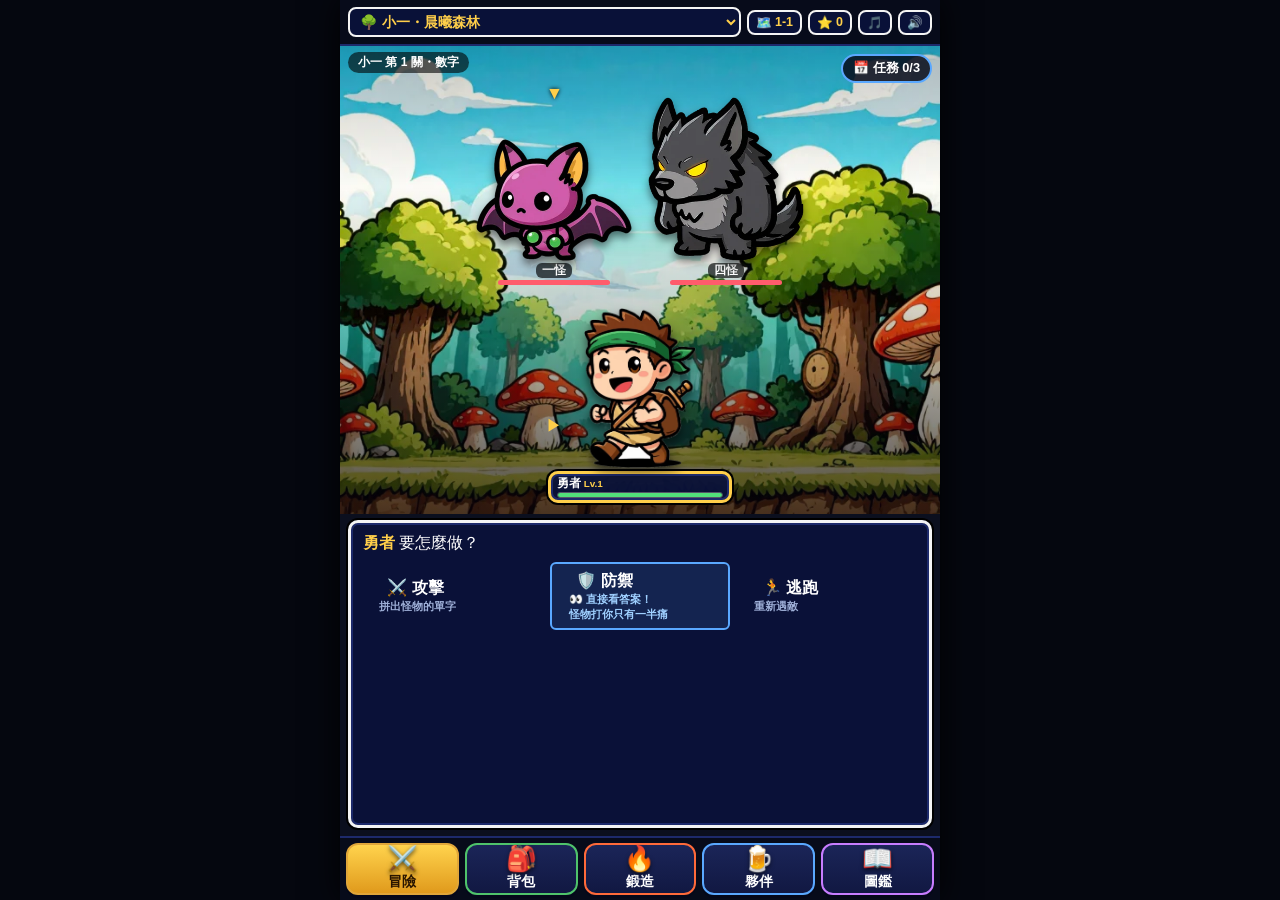
<file: index.html>
<!DOCTYPE html>
<html lang="zh-TW">
<head>
  <meta charset="UTF-8">
  <meta name="viewport" content="width=device-width, initial-scale=1.0, maximum-scale=1.0, user-scalable=no">
  <title>單字勇者：記憶宮殿鍛造記</title>
  <link rel="stylesheet" href="css/hero.css?v=20261120b">
</head>
<body>
<div id="game">
  <header>
    <select class="grade" id="grade" title="選擇年級"></select>
    <span class="chip" id="chip-stage" title="關卡清單">🗺️ <b id="stage-num">1-1</b></span>
    <span class="chip" id="chip-points" title="解鎖點數">⭐ <b id="points">0</b></span>
    <span class="chip" id="chip-music" title="背景音樂開關">🎵</span>
    <span class="chip" id="chip-sound" title="音效與朗讀開關">🔊</span>
  </header>

  <!-- 冒險 -->
  <section class="scene" id="scene-battle">
    <div class="field" id="field">
      <div class="field-bg" id="field-bg"></div>
      <div class="stage-tag" id="stage-tag"></div>
      <div class="monsters" id="monsters"></div>
      <div class="partyrow" id="partyrow"></div>
      <div class="fx" id="fx"></div>
      <button class="daily-chip" id="daily-chip" title="每日任務">📅 任務</button>
      <div class="combo" id="combo" hidden></div>
    </div>
    <div class="console win" id="console"></div>
  </section>

  <!-- 鍛造屋 -->
  <section class="scene" id="scene-forge" hidden><div class="page" id="forge-page"></div></section>

  <!-- 酒館（角色） -->
  <section class="scene" id="scene-bar" hidden><div class="page" id="bar-page"></div></section>

  <!-- 單字圖鑑 -->
  <section class="scene" id="scene-dex" hidden><div class="page" id="dex-page"></div></section>

  <div class="modal" id="modal"><div class="win" id="modal-box"></div></div>

  <nav>
    <button id="nav-battle" class="active"><span class="ni">⚔️</span><span class="nl">冒險</span></button>
    <button id="nav-bag"><span class="ni">🎒</span><span class="nl">背包</span><b class="badge" id="bag-count" hidden>0</b></button>
    <button id="nav-forge"><span class="ni">🔥</span><span class="nl">鍛造</span><b class="badge dot">!</b></button>
    <button id="nav-bar"><span class="ni">🍺</span><span class="nl">夥伴</span></button>
    <button id="nav-dex"><span class="ni">📖</span><span class="nl">圖鑑</span><b class="badge" id="dex-count" hidden>0</b></button>
  </nav>
</div>

<script src="js/hero/data.js?v=20261120b"></script>
<script src="js/rpg/juice.js?v=20261120b"></script>
<script src="js/hero/game.js?v=20261120b"></script>
<script src="https://kuog88.github.io/home-button.js" defer></script>
</body>
</html>
</file>
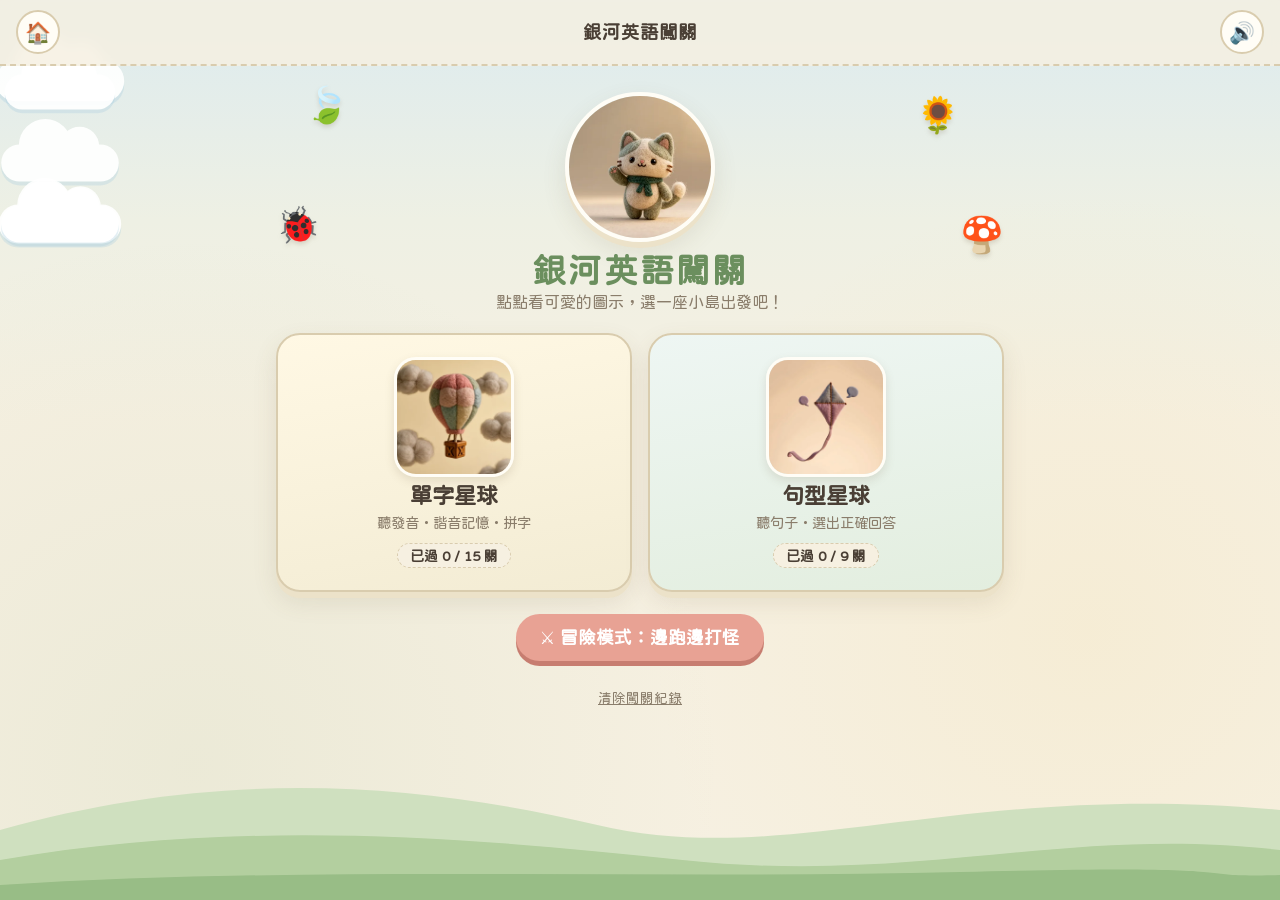
<file: classic.html>
<!doctype html>
<html lang="zh-Hant">
<head>
  <meta charset="utf-8">
  <meta name="viewport" content="width=device-width, initial-scale=1, user-scalable=no">
  <title>銀河英語闖關</title>
  <link rel="preconnect" href="https://fonts.googleapis.com">
  <link rel="preconnect" href="https://fonts.gstatic.com" crossorigin>
  <link rel="stylesheet" href="https://fonts.googleapis.com/css2?family=Huninn&display=swap">
  <link rel="stylesheet" href="css/style.css">
</head>
<body>
  <div id="scenery" aria-hidden="true">
    <svg class="hills" viewBox="0 0 1200 160" preserveAspectRatio="none">
      <path d="M0 90 C 200 30, 380 40, 560 85 S 900 40, 1200 70 L1200 160 L0 160Z" fill="#cfe0bf"/>
      <path d="M0 120 C 220 80, 420 95, 640 120 S 1000 85, 1200 110 L1200 160 L0 160Z" fill="#b3cf9f"/>
      <path d="M0 145 C 300 125, 600 140, 900 132 S 1100 138, 1200 135 L1200 160 L0 160Z" fill="#98bd86"/>
    </svg>
  </div>

  <header class="topbar">
    <button id="btn-home" class="icon-btn" title="回首頁">🏠</button>
    <div id="top-title">銀河英語闖關</div>
    <div class="top-right">
      <span id="timer" class="timer hidden">0:00</span>
      <button id="btn-sound" class="icon-btn" title="聲音開關">🔊</button>
    </div>
  </header>

  <main id="app"></main>
  <div id="toast" class="toast hidden"></div>

  <script src="js/data.js"></script>
  <script src="js/core.js"></script>
  <script src="js/game.js"></script>
<script src="https://kuog88.github.io/home-button.js" defer></script>
</body>
</html>
</file>
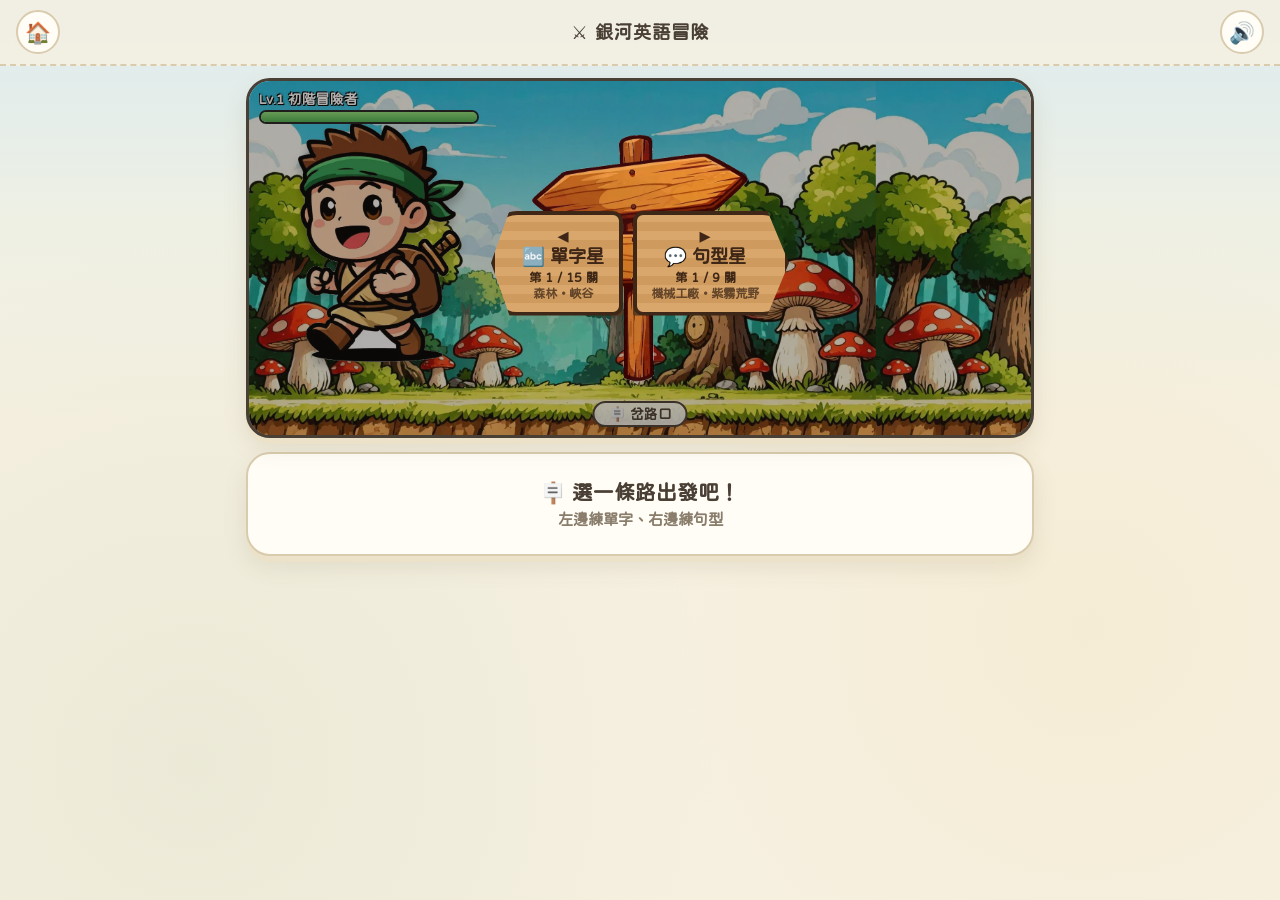
<file: rpg.html>
<!doctype html>
<html lang="zh-Hant">
<head>
  <meta charset="utf-8">
  <meta name="viewport" content="width=device-width, initial-scale=1, user-scalable=no">
  <title>銀河英語冒險</title>
  <link rel="preconnect" href="https://fonts.googleapis.com">
  <link rel="preconnect" href="https://fonts.gstatic.com" crossorigin>
  <link rel="stylesheet" href="https://fonts.googleapis.com/css2?family=Huninn&display=swap">
  <link rel="stylesheet" href="css/style.css">
  <link rel="stylesheet" href="css/rpg.css">
</head>
<body class="rpg-page">
  <header class="topbar">
    <button id="btn-home" class="icon-btn" title="回一般闖關">🏠</button>
    <div id="top-title">⚔️ 銀河英語冒險</div>
    <div class="top-right">
      <button id="btn-sound" class="icon-btn" title="聲音開關">🔊</button>
    </div>
  </header>

  <main class="rpg">
    <!-- 上半部：冒險舞台 -->
    <section id="stage" class="stage" aria-label="冒險舞台">
      <div id="bg" class="bg"></div>
      <div class="hud">
        <div class="hud-side">
          <span id="hero-name" class="hud-name"></span>
          <div id="hero-hp" class="hp hero-hp"><i></i></div>
        </div>
        <div id="hud-mon" class="hud-side right hidden">
          <span id="mon-name" class="hud-name"></span>
          <div id="mon-hp" class="hp mon-hp"><i></i></div>
        </div>
      </div>
      <div id="stage-label" class="stage-label"></div>
      <div id="hero" class="actor hero" data-pose="idle"></div>
      <div id="monster" class="actor monster hidden"></div>
      <div id="fx" class="fx"></div>
      <div id="overlay" class="overlay hidden"></div>
    </section>

    <!-- 下半部：操作面板（拼字格子／句型選擇） -->
    <section id="panel" class="rpg-panel" aria-live="polite"></section>
  </main>
  <div id="toast" class="toast hidden"></div>

  <script src="js/data.js"></script>
  <script src="js/core.js"></script>
  <script src="js/rpg/manifest.js"></script>
  <script src="js/rpg/fsm.js"></script>
  <script src="js/rpg/assets.js"></script>
  <script src="js/rpg/juice.js"></script>
  <script src="js/rpg/main.js"></script>
</body>
</html>
</file>
<file: css/hero.css>
/* 單字勇者：勇者鬥惡龍風格（深藍底、白框視窗、▶ 游標） */
:root {
  --win: rgba(10, 18, 58, 0.94);
  --win-line: #f4f4f4;
  --gold: #ffcf4a;
  --green: #52e07a;
  --red: #ff5c6c;
  --text: #ffffff;
  --dim: #9fb0d8;
}
* { box-sizing: border-box; margin: 0; padding: 0; user-select: none; -webkit-tap-highlight-color: transparent; }
body {
  background: #05070f; color: var(--text);
  font-family: "Microsoft JhengHei", "PingFang TC", "Noto Sans TC", -apple-system, "Segoe UI", sans-serif;
  display: flex; justify-content: center; align-items: center;
  min-height: 100vh; min-height: 100dvh; overflow: hidden;
}
button { font: inherit; color: inherit; }
#game {
  width: 100%; max-width: 600px; height: 100vh; height: 100dvh; max-height: 960px;
  display: flex; flex-direction: column; position: relative; overflow: hidden;
  background: #0b0f1e; box-shadow: 0 0 30px rgba(0,0,0,.9);
}
.win { background: var(--win); border: 3px solid var(--win-line); border-radius: 10px; box-shadow: 0 0 0 2px #000, inset 0 0 0 2px #1d2a6b; }

/* 頂部 */
header { display: flex; align-items: center; gap: 6px; padding: 7px 8px; flex: none; background: #070b1a; border-bottom: 2px solid #1d2a6b; }
select.grade {
  flex: 1; min-width: 0; background: var(--win); color: var(--gold); border: 2px solid var(--win-line);
  border-radius: 8px; padding: 4px 6px; font-weight: 800; font-size: .88rem; outline: none;
}
.chip { background: var(--win); border: 2px solid var(--win-line); border-radius: 8px; padding: 3px 7px; font-size: .78rem; font-weight: 800; white-space: nowrap; cursor: pointer; display: inline-flex; align-items: center; gap: 3px; }
.chip b { color: var(--gold); }
.chip img { width: 16px; height: 16px; object-fit: contain; }

.scene { flex: 1; min-height: 0; display: flex; flex-direction: column; }
.scene[hidden] { display: none; }

/* ---------- 戰場：上面怪物、下面隊伍大圖 ---------- */
.field { position: relative; flex: none; height: clamp(300px, 52vh, 500px); overflow: hidden; isolation: isolate; background: #24324a; }
.field-bg { position: absolute; inset: 0; background-size: cover; background-position: center; z-index: 0; }
.field-bg::after { content: ""; position: absolute; inset: 0; background: linear-gradient(rgba(0,0,0,.2), transparent 30%, rgba(0,0,0,.15) 55%, rgba(0,0,10,.7)); }
.stage-tag { position: absolute; top: 6px; left: 8px; z-index: 5; font-size: .75rem; font-weight: 800; background: rgba(0,0,0,.6); border-radius: 99px; padding: 2px 10px; }
.stage-tag.boss { color: var(--gold); }

.monsters { position: absolute; left: 0; right: 0; top: 7%; height: 44%; z-index: 2; display: flex; justify-content: center; align-items: flex-end; gap: 2%; padding: 0 4%; }
.mon { position: relative; height: 100%; flex: 0 1 30%; max-width: 160px; display: flex; flex-direction: column; justify-content: flex-end; align-items: center; cursor: pointer; }
.mon.boss { flex-basis: 44%; max-width: 230px; }
.mon img { width: 100%; max-height: 82%; object-fit: contain; transform-origin: 50% 90%; filter: drop-shadow(0 5px 4px rgba(0,0,0,.5)); animation: breathe 1.7s infinite ease-in-out; }
.mon.boss img { filter: drop-shadow(0 0 16px rgba(255, 60, 60, .85)) drop-shadow(0 0 4px rgba(255,255,255,.4)); }
.mon.chest img { animation: chestIdle 1s infinite alternate ease-in-out; max-height: 62%; filter: drop-shadow(0 0 10px rgba(255, 220, 120, .8)); }
.mon.opened img { animation: none; }
.mon .tag { font-size: .72rem; font-weight: 800; white-space: nowrap; background: rgba(0,0,0,.65); border-radius: 6px; padding: 0 6px; }
.mon .bar { width: 70%; height: 5px; background: #000; border-radius: 3px; overflow: hidden; margin-top: 2px; }
.mon .bar i { display: block; height: 100%; background: var(--red); transition: width .25s; }
.mon.target::before { content: "▼"; position: absolute; top: 2%; left: 50%; transform: translateX(-50%); z-index: 3; color: var(--gold); font-size: 1.1rem; text-shadow: 0 0 4px #000; animation: bob .5s infinite alternate; }
@keyframes bob { to { transform: translate(-50%, 5px); } }
@keyframes breathe { 50% { transform: scale(1.03, .97); } }
@keyframes chestIdle { to { transform: translateY(-6px) rotate(-2deg); } }

.partyrow { position: absolute; left: 0; right: 0; bottom: 1%; height: 47%; z-index: 3; display: flex; justify-content: center; align-items: flex-end; gap: 1%; padding: 0 2%; }
.pm { position: relative; flex: 0 1 32%; max-width: 190px; height: 100%; display: flex; flex-direction: column; justify-content: flex-end; align-items: center; transition: transform .2s; }
.pm .sprite { position: relative; width: 100%; height: 74%; display: flex; justify-content: center; align-items: flex-end; }
.pm .sprite img.body { height: 100%; max-width: 100%; object-fit: contain; transform: scaleX(-1); filter: drop-shadow(0 5px 4px rgba(0,0,0,.5)); }
.pm.hero-src .sprite img.body { transform: none; } /* 勇者原圖面向右 */
.pm .wpn { position: absolute; right: 2%; bottom: 4%; width: 34%; max-width: 56px; aspect-ratio: 1; object-fit: contain; filter: drop-shadow(0 0 6px rgba(255,255,255,.6)); transform: rotate(-20deg); }
.pm .plate { width: 100%; margin-top: 2px; padding: 2px 6px; font-size: .74rem; }
.pm .plate .nm { font-weight: 800; white-space: nowrap; overflow: hidden; text-overflow: ellipsis; }
.pm .plate .nm small { color: var(--gold); margin-left: 3px; }
.pm .hpbar { height: 6px; background: #000; border-radius: 3px; overflow: hidden; border: 1px solid #556; }
.pm .hpbar i { display: block; height: 100%; background: var(--green); transition: width .3s; }
.pm.low .hpbar i { background: var(--red); }
.pm.active { transform: translateY(-6px); }
.pm.active .plate { border-color: var(--gold); }
.pm.active::before { content: "▶"; position: absolute; left: -2px; bottom: 30%; color: var(--gold); animation: blink .8s steps(2) infinite; z-index: 4; }
.pm.down { opacity: .45; filter: grayscale(1); }
@keyframes blink { 50% { opacity: 0; } }

.fx { position: absolute; inset: 0; z-index: 6; pointer-events: none; overflow: hidden; }
.fx-spark { position: absolute; width: 12px; height: 12px; background: var(--c, #fff3a0); clip-path: polygon(50% 0, 62% 38%, 100% 50%, 62% 62%, 50% 100%, 38% 62%, 0 50%, 38% 38%); box-shadow: 0 0 8px #ffb300; }
.fx-hit { position: absolute; width: 110px; }
.fx-smoke { position: absolute; width: 40px; height: 40px; border-radius: 50%; background: rgba(240,240,240,.9); }
.fx-text { position: absolute; white-space: nowrap; font-weight: 900; font-family: "Arial Black", Impact, sans-serif; font-size: 1.6rem; color: #fff; -webkit-text-stroke: 2px #222; paint-order: stroke fill; }
.fx-text.crit { font-size: 2.1rem; color: var(--gold); }
.fx-text.heal { color: var(--green); }
.fx-text.loot { font-size: 1.15rem; color: #7fe3ff; }
.fx-text.ouch { color: #ffb0b0; font-size: 1.3rem; }
.slash { position: absolute; width: 200px; height: 200px; border-radius: 50%; border: 10px solid transparent; border-top-color: var(--c, #fff); filter: drop-shadow(0 0 10px var(--c, #fff)); }
.tint { position: absolute; inset: 0; background: var(--c, #fff); mix-blend-mode: screen; }
.ring { position: absolute; width: 40px; height: 40px; border-radius: 50%; border: 6px solid var(--c, #fff); box-shadow: 0 0 30px var(--c, #fff), inset 0 0 30px var(--c, #fff); }
.cutin { position: absolute; inset: 0; z-index: 30; pointer-events: none; display: grid; place-items: center; background: linear-gradient(100deg, transparent 20%, rgba(0,0,0,.75) 35%, rgba(0,0,0,.75) 65%, transparent 80%); }
.cutin img { width: 70%; max-width: 360px; filter: drop-shadow(0 0 24px var(--c, #fff)) drop-shadow(0 0 8px #fff); }
.cutin b { position: absolute; bottom: 22%; font-size: 1.5rem; color: var(--gold); text-shadow: 0 0 10px #000, 0 0 4px var(--c, #fff); letter-spacing: 2px; }

/* 作答時戰場縮小，讓三個選項完整顯示 */
.field { transition: height .25s ease; }
#game.asking .field { height: clamp(190px, 33vh, 330px); }
#game.asking .console { gap: 5px; padding-top: 6px; }
.opt.reveal { border-color: var(--gold); box-shadow: 0 0 12px rgba(255,207,74,.6); }
/* 走路過場 */
.pm.walking .sprite img.body { animation: walk .25s infinite alternate ease-in-out; }
.pm.hero-src.walking .sprite img.body { animation-name: walkHero; }
@keyframes walk { from { transform: scaleX(-1) translateY(0) rotate(-4deg); } to { transform: scaleX(-1) translateY(-8%) rotate(4deg); } }
@keyframes walkHero { from { transform: translateY(0) rotate(-4deg); } to { transform: translateY(-8%) rotate(4deg); } }

/* 指令／訊息視窗 */
.console { flex: 1; min-height: 0; margin: 6px 8px 8px; padding: 8px 12px; display: flex; flex-direction: column; gap: 7px; overflow-y: auto; }
.msg { font-size: .98rem; line-height: 1.5; min-height: 1.5em; }
.msg b { color: var(--gold); }
.cmds { display: grid; grid-template-columns: 1fr 1fr 1fr; gap: 4px 8px; }
.cmd { background: none; border: none; text-align: left; font-size: 1.02rem; font-weight: 800; padding: 6px 4px; cursor: pointer; border-radius: 6px; }
.cmd::before { content: "▶"; color: transparent; margin-right: 4px; }
.cmd:hover::before, .cmd:focus-visible::before { color: var(--gold); }
.cmd:hover { background: rgba(255,255,255,.06); }
.cmd small { display: block; font-size: .7rem; color: var(--dim); font-weight: 700; margin-left: 1.1em; }
.row { display: flex; align-items: center; justify-content: space-between; gap: 8px; }
.small-btn { background: rgba(255,255,255,.1); border: 1px solid #889; border-radius: 99px; padding: 3px 10px; cursor: pointer; font-size: .85rem; white-space: nowrap; }
.slots { display: flex; gap: 5px; justify-content: center; flex-wrap: wrap; }
.slot { width: 36px; height: 42px; border: 2px solid #8090c0; border-bottom-width: 4px; border-radius: 6px; display: grid; place-items: center; font-size: 1.3rem; font-weight: 900; background: rgba(0,0,0,.3); }
.slot.active { border-color: var(--gold); }
.slot.filled { color: var(--green); border-bottom-color: var(--green); }
.slots.bad { animation: shake .35s; }
.keys { display: flex; flex-wrap: wrap; gap: 6px; justify-content: center; }
.key { position: relative; min-width: 44px; height: 44px; padding: 0 6px; border-radius: 8px; cursor: pointer; font-size: 1.3rem; font-weight: 900; background: #26347a; border: 2px solid #c8d0f0; border-bottom-width: 4px; }
.key small { position: absolute; right: 2px; bottom: 0; font-size: .6rem; color: var(--gold); }
.key.used, .key:disabled { opacity: .2; pointer-events: none; }
.key.glow { animation: glow .5s 3 alternate; }
@keyframes glow { to { background: #b8860b; box-shadow: 0 0 16px var(--gold); transform: scale(1.12); } }
@keyframes shake { 25%, 75% { transform: translateX(-8px); } 50% { transform: translateX(8px); } }
.hint { color: var(--gold); font-weight: 700; font-size: .88rem; min-height: 1.2em; text-align: center; }
.q { font-size: 1.15rem; font-weight: 900; }
.q .blank { color: var(--gold); border-bottom: 3px solid var(--gold); padding: 0 1.2em; }
.opts { display: flex; flex-direction: column; gap: 6px; }
.opt { display: flex; gap: 8px; align-items: center; text-align: left; cursor: pointer; background: rgba(255,255,255,.05); border: 2px solid #6070a8; border-radius: 8px; padding: 6px 10px; }
.opt .l { color: var(--gold); font-weight: 900; }
.opt .en { font-weight: 800; display: block; }
.opt .zh { font-size: .8rem; color: var(--dim); display: block; }
.opt .zh[hidden] { display: none; }
.opt.right { border-color: var(--green); background: rgba(82,224,122,.18); }
.opt.wrong { border-color: var(--red); background: rgba(255,92,108,.18); opacity: .75; }

/* ---------- 頁面：鍛造屋、酒館 ---------- */
.page { flex: 1; min-height: 0; overflow-y: auto; padding: 10px; display: flex; flex-direction: column; gap: 10px; }
.page h3 { color: var(--gold); font-size: 1.05rem; }
.note { font-size: .82rem; color: var(--dim); line-height: 1.5; }
.btn { background: var(--gold); color: #1a1300; border: none; border-radius: 8px; padding: 6px 12px; font-weight: 900; font-size: .85rem; cursor: pointer; }
.btn.blue { background: #4a7dff; color: #fff; }
.btn.fire { background: linear-gradient(90deg, #ff7a2f, #ffcf4a); color: #2a0e00; font-size: 1.05rem; padding: 9px 18px; }
.btn:disabled { background: #444b63; color: #9aa; cursor: default; }
.tabs { display: flex; gap: 6px; flex-wrap: wrap; }
.tab { display: flex; align-items: center; gap: 4px; padding: 4px 10px 4px 4px; border-radius: 99px; background: rgba(255,255,255,.08); border: 2px solid transparent; cursor: pointer; font-weight: 800; font-size: .85rem; }
.tab img { width: 30px; height: 30px; object-fit: contain; }
.tab.on { border-color: var(--gold); color: var(--gold); }
.tab.locked { opacity: .45; }

.forge-top { display: flex; align-items: center; gap: 10px; padding: 10px; }
.furnace { width: 42%; max-width: 200px; aspect-ratio: 1; object-fit: contain; flex: none; filter: drop-shadow(0 0 0 transparent); transition: filter .3s; }
.furnace.hot { filter: drop-shadow(0 0 22px #ff8a2f); animation: furnace .25s 6 alternate; }
@keyframes furnace { to { transform: scale(1.05); } }
.inv { flex: 1; display: flex; flex-direction: column; gap: 6px; }
.letters { display: flex; flex-wrap: wrap; gap: 3px; }
.letters span { min-width: 24px; text-align: center; font-weight: 900; font-size: .85rem; padding: 2px 3px; border-radius: 4px; background: rgba(255,255,255,.08); }
.letters span small { color: var(--gold); font-size: .65rem; margin-left: 1px; }
.letters .empty { color: var(--dim); font-size: .8rem; }

.wlist { display: grid; grid-template-columns: 1fr; gap: 6px; }
.wcard { display: flex; gap: 8px; align-items: center; padding: 6px 8px; }
.wcard > img { width: 56px; height: 56px; object-fit: contain; flex: none; }
.wcard.locked > img { filter: brightness(0) invert(.25); }
.wcard .body { flex: 1; min-width: 0; display: flex; flex-direction: column; gap: 2px; }
.wcard .title { font-weight: 900; font-size: .92rem; }
.wcard .title small { color: var(--dim); margin-left: 6px; font-weight: 700; }
.wcard .recipe { display: flex; flex-wrap: wrap; gap: 4px; font-size: .75rem; }
.wcard .recipe span { padding: 0 6px; border-radius: 99px; border: 1px solid; }
.recipe .ok { color: var(--green); border-color: var(--green); }
.recipe .no { color: var(--red); border-color: var(--red); }
.recipe .gold { color: var(--gold); border-color: var(--gold); }
.wcard.owned { border-color: #7fe3ff; }
.wcard.equipped { border-color: var(--gold); box-shadow: 0 0 0 2px #000, 0 0 14px rgba(255,207,74,.5); }

.cards { display: grid; grid-template-columns: 1fr; gap: 8px; }
.ccard { display: flex; gap: 10px; padding: 8px 10px; align-items: center; }
.ccard > img { width: 84px; height: 84px; object-fit: contain; flex: none; }
.ccard.locked > img { filter: brightness(0) invert(.25); }
.ccard .body { flex: 1; min-width: 0; display: flex; flex-direction: column; gap: 3px; }
.ccard .title { font-weight: 900; }
.type { font-size: .7rem; font-weight: 800; padding: 0 6px; border-radius: 99px; margin-left: 6px; }
.type.spell { background: #2b6cb0; }
.type.talk { background: #8a3fb8; }
.type.cloze { background: #2f855a; }
.type.mixed { background: linear-gradient(90deg, #2b6cb0, #2f855a); }
.prog { height: 8px; background: #000; border-radius: 4px; overflow: hidden; border: 1px solid #556; }
.prog i { display: block; height: 100%; background: linear-gradient(90deg, #4a7dff, #7fe3ff); }
.growth { display: flex; gap: 4px; overflow-x: auto; padding-top: 2px; }
.growth figure { flex: none; width: 52px; text-align: center; font-size: .62rem; color: var(--dim); }
.growth figure img { width: 52px; height: 52px; object-fit: contain; }
.growth figure.lock img { filter: brightness(0) invert(.25); }

/* 彈窗 */
.modal { position: absolute; inset: 0; z-index: 40; display: none; flex-direction: column; align-items: center; justify-content: center; padding: 16px; text-align: center; background: rgba(0,0,0,.82); backdrop-filter: blur(3px); }
.modal .win { padding: 16px; max-width: 100%; max-height: 100%; overflow-y: auto; }
.modal h2 { color: var(--gold); margin-bottom: 8px; }
.pop-img { width: min(56vw, 220px); aspect-ratio: 1; object-fit: contain; animation: evolve .9s ease-out; filter: drop-shadow(0 0 22px var(--gold)); }
@keyframes evolve { 0% { transform: scale(.3) rotate(-20deg); opacity: 0; filter: brightness(4); } 60% { transform: scale(1.15); opacity: 1; } }
.stage-list { display: grid; grid-template-columns: 1fr 1fr; gap: 4px 10px; text-align: left; }

/* 底部導覽 */
/* 底部選單：大圖示＋字，每個按鈕有自己的顏色框，比較看得出來可以按 */
nav { display: flex; flex: none; gap: 6px; height: 64px; padding: 5px 6px; background: #070b1a; border-top: 2px solid #1d2a6b; }
nav button { position: relative; flex: 1; display: flex; flex-direction: column; align-items: center; justify-content: center; gap: 1px;
  background: linear-gradient(#1b2558, #111842); border: 2px solid #3a4a9a; border-radius: 12px; color: #fff; font-weight: 900; font-size: .85rem; cursor: pointer;
  box-shadow: 0 3px 0 #05081a; transition: transform .1s; }
nav button .ni { font-size: 1.55rem; line-height: 1; filter: drop-shadow(0 2px 2px rgba(0,0,0,.6)); }
nav button:active { transform: translateY(2px); box-shadow: 0 1px 0 #05081a; }
#nav-battle { border-color: #e0a63a; }
#nav-bag { border-color: #4fc36b; }
#nav-forge { border-color: #ff6a3a; }
#nav-bar { border-color: #5aa8ff; }
nav button.active { background: linear-gradient(#ffd34d, #e09a1c); color: #2a1600; border-color: #fff3b0; }
nav .badge { position: absolute; top: -7px; right: -4px; min-width: 20px; height: 20px; padding: 0 5px; border-radius: 99px; background: #e8344a; color: #fff;
  font-size: .75rem; line-height: 20px; border: 2px solid #fff; }
nav .badge.dot { display: none; }
nav button.alert .badge.dot { display: block; }
nav button.alert { animation: navPulse 1.2s infinite ease-in-out; }
@keyframes navPulse { 50% { box-shadow: 0 0 14px #ff6a3a, 0 3px 0 #05081a; } }
@media (max-width: 780px) {
  nav { padding-left: 134px; gap: 4px; }  /* 左下角有網站共用的「遊戲樂園」按鈕 */
  nav button { font-size: .7rem; border-radius: 10px; }
  nav button .ni { font-size: 1.35rem; }
}
/* 防禦按鈕：提示看答案，做成明顯的藍框 */
.cmd.defend { border: 2px solid #5aa8ff; background: rgba(90,168,255,.12); }
.cmd.defend small { color: #9fd0ff; }
/* 背包 */
.bag-list { display: flex; flex-direction: column; gap: 8px; text-align: left; }
.bag-row { display: flex; align-items: center; gap: 10px; padding: 8px 10px; }
.bag-row .ico { font-size: 2rem; }
.bag-row .body { flex: 1; }
.bag-row .btn[disabled] { opacity: .5; font-size: .8rem; }
@media (max-height: 720px) {
  .field { height: clamp(250px, 48vh, 380px); }
  .key { min-width: 40px; height: 40px; }
  .slot { width: 32px; height: 38px; }
}

/* 深色的克蘇魯／魔物怪：加一圈淡淡的光，背景很花時也看得清楚 */
.mon img[src*="m-abyss"], .mon img[src*="m-demon"] { filter: brightness(1.18) drop-shadow(0 0 3px rgba(255,255,255,.75)) drop-shadow(0 0 10px rgba(190,140,255,.55)); }

/* 底部選單第 5 顆：圖鑑 */
#nav-dex { border-color: #c77dff; }
@media (max-width: 780px) { nav { gap: 3px; padding-right: 4px; } nav button { font-size: .66rem; } nav button .ni { font-size: 1.2rem; } }
/* 每日任務按鈕（戰場右上角）、連擊 */
.daily-chip { position: absolute; top: 8px; right: 8px; z-index: 6; padding: 4px 10px; border-radius: 99px; border: 2px solid #5aa8ff; background: rgba(7,11,26,.85); color: #fff; font-weight: 900; font-size: .8rem; cursor: pointer; }
.daily-chip.ready { border-color: var(--gold); color: var(--gold); animation: navPulse 1s infinite ease-in-out; box-shadow: 0 0 12px rgba(255,207,74,.8); }
.daily-chip.done { border-color: #4fc36b; color: #9be8ad; }
.daily-chip.pop, .combo.pop { animation: chipPop .4s ease-out; }
@keyframes chipPop { 0% { transform: scale(1); } 40% { transform: scale(1.35); } 100% { transform: scale(1); } }
.combo { position: absolute; top: 44px; right: 8px; z-index: 6; padding: 3px 10px; border-radius: 10px; background: linear-gradient(#ff8a2a, #d9480f); color: #fff; font-weight: 900; font-size: .95rem; text-align: center; text-shadow: 0 1px 2px #000; box-shadow: 0 2px 0 #7a2500; pointer-events: none; }
.combo small { display: block; font-size: .65rem; font-weight: 800; }
.combo.max { background: linear-gradient(#ffe14a, #ff5ad1); box-shadow: 0 0 14px #ffe14a; }
/* 復仇怪 */
.mon.revenge img { filter: drop-shadow(0 0 6px #ff3b3b) drop-shadow(0 0 12px rgba(255,60,60,.6)); }
.mon.revenge .tag { background: #b3261e; color: #fff; }
/* 單字圖鑑 */
.dex-grid { display: grid; grid-template-columns: repeat(auto-fill, minmax(98px, 1fr)); gap: 6px; margin-top: 8px; }
.dcard { display: flex; flex-direction: column; align-items: center; gap: 1px; padding: 6px 4px; border-radius: 10px; border: 2px solid #33407f; background: #0d1430; color: #fff; cursor: pointer; min-height: 62px; }
.dcard b { font-size: .95rem; word-break: break-all; }
.dcard span { font-size: .72rem; color: var(--dim); }
.dcard small { font-size: .68rem; color: #9fd0ff; letter-spacing: 1px; }
.dcard.lv0 { opacity: .45; cursor: default; }
.dcard.lv2 { border-color: #4fc36b; }
.dcard.lv3 { border-color: var(--gold); background: linear-gradient(#3a2c05, #14110a); box-shadow: 0 0 8px rgba(255,207,74,.45); }
.dcard.lv3 small { color: var(--gold); }
.dcard.rev { border-color: #e8344a; }
/* 排行榜 */
.rank { display: flex; flex-direction: column; gap: 3px; margin: 6px 0; text-align: left; }
.rank > div { display: grid; grid-template-columns: 2.2em 1fr auto; gap: 6px; padding: 4px 8px; border-radius: 8px; background: rgba(255,255,255,.06); }
.rank > div.me { background: rgba(255,207,74,.2); outline: 1px solid var(--gold); }
</file>
<file: css/style.css>
/* 清新手繪風：米白紙張底、天空、草原、水彩色 */
:root {
  --paper: #f6f0e1;
  --paper-deep: #ece2c9;
  --card: #fffdf6;
  --ink: #4a3f35;
  --muted: #8a7d6b;
  --line: #d9ccae;
  --moss: #8fb27f;
  --moss-dark: #6b8f5e;
  --sky: #a9cfe0;
  --sky-dark: #7aa9c0;
  --sun: #f2cd6b;
  --sun-dark: #cfa646;
  --rose: #e8a294;
  --rose-dark: #c77d70;
  --good: #bfe0b4;
  --bad: #f5c8bf;
  /* NYT Crossword 式格子，換成柔和配色 */
  --cell-active: #f7dc86;
  --cell-word: #dcece2;
  --cell-border: #4a3f35;
  --radius: 24px;
  --shadow: 0 6px 0 var(--paper-deep), 0 10px 24px rgba(110, 90, 60, .12);
}

* { box-sizing: border-box; -webkit-tap-highlight-color: transparent; }

html, body { margin: 0; min-height: 100%; }

body {
  font-family: "Huninn", "Noto Sans TC", "Microsoft JhengHei", "PingFang TC", system-ui, sans-serif;
  color: var(--ink);
  background:
    radial-gradient(circle at 15% 85%, rgba(143, 178, 127, .10), transparent 40%),
    radial-gradient(circle at 85% 70%, rgba(242, 205, 107, .10), transparent 35%),
    linear-gradient(180deg, #dcebef 0, #eef0e4 220px, var(--paper) 420px);
  background-color: var(--paper);
  background-attachment: fixed;
  overflow-x: hidden;
  user-select: none;
}

button { font-family: inherit; cursor: pointer; border: none; color: inherit; }

.hidden { display: none !important; }

/* ---------- 背景：飄動的雲與遠方草原 ---------- */
#scenery { position: fixed; inset: 0; pointer-events: none; z-index: 0; overflow: hidden; }
.cloud {
  position: absolute; width: 120px; height: 38px; border-radius: 40px;
  background: #fff; opacity: .9;
  box-shadow: 0 4px 0 rgba(169, 207, 224, .35);
  animation: drift linear infinite;
}
.cloud::before, .cloud::after {
  content: ""; position: absolute; background: #fff; border-radius: 50%;
}
.cloud::before { width: 54px; height: 54px; top: -26px; left: 18px; }
.cloud::after { width: 40px; height: 40px; top: -18px; left: 60px; }
@keyframes drift { from { transform: translateX(-200px); } to { transform: translateX(110vw); } }

.hills { position: absolute; left: 0; right: 0; bottom: 0; width: 100%; height: 160px; }

/* ---------- 上方列 ---------- */
.topbar {
  position: sticky; top: 0; z-index: 10;
  display: flex; align-items: center; justify-content: space-between; gap: 8px;
  padding: 10px 16px;
  background: rgba(246, 240, 225, .82); backdrop-filter: blur(6px);
  border-bottom: 2px dashed var(--line);
}
#top-title { font-weight: 800; font-size: 1.15rem; letter-spacing: 1px; text-align: center; flex: 1; }
.top-right { display: flex; align-items: center; gap: 8px; }
.icon-btn {
  width: 44px; height: 44px; border-radius: 50%; font-size: 1.3rem;
  background: var(--card); border: 2px solid var(--line); transition: transform .15s;
}
.icon-btn:active { transform: scale(.9); }
.timer {
  font-family: Georgia, "Times New Roman", serif; font-weight: 700; font-size: 1.05rem;
  background: var(--card); border: 2px solid var(--line); padding: 5px 12px; border-radius: 999px;
}

main {
  position: relative; z-index: 1;
  max-width: 760px; margin: 0 auto; padding: 18px 16px 170px;
}

/* ---------- 首頁 ---------- */
.home { text-align: center; position: relative; padding-top: 8px; }
.mascot {
  font-size: 5rem; display: inline-block; background: none; padding: 0;
  animation: float 3.4s infinite ease-in-out;
}
@keyframes float { 0%, 100% { transform: translateY(0) rotate(-2deg); } 50% { transform: translateY(-10px) rotate(2deg); } }
.home h1 {
  font-size: 2.1rem; margin: 6px 0 4px; color: var(--moss-dark); letter-spacing: 2px;
}
.home .sub { color: var(--muted); margin: 0 0 22px; }

.sticker {
  position: absolute; font-size: 2.2rem; background: none; padding: 0; z-index: 2;
  filter: drop-shadow(0 3px 2px rgba(110, 90, 60, .18));
}
.sticker.s1 { top: 0; left: 4%; }
.sticker.s2 { top: 10px; right: 6%; }
.sticker.s3 { top: 120px; left: 0; }
.sticker.s4 { top: 130px; right: 0; }

.bounce { animation: bounce .5s; }
@keyframes bounce {
  0% { transform: scale(1); } 30% { transform: scale(1.3) rotate(-8deg); }
  60% { transform: scale(.92) rotate(6deg); } 100% { transform: scale(1); }
}

.mode-grid { display: grid; grid-template-columns: 1fr 1fr; gap: 16px; }
@media (max-width: 520px) { .mode-grid { grid-template-columns: 1fr; } }

.mode-card {
  display: flex; flex-direction: column; align-items: center; gap: 6px;
  padding: 22px 16px; border-radius: var(--radius);
  background: var(--card); border: 2px solid var(--line); box-shadow: var(--shadow);
  transition: transform .15s;
}
.mode-card:active { transform: translateY(4px); }
.mode-card.vocab { background: linear-gradient(170deg, #fff8e4, #f3ecd4); }
.mode-card.sentence { background: linear-gradient(170deg, #eef6f3, #e3eedf); }
.mode-icon { font-size: 3.4rem; }
.mode-card b { font-size: 1.4rem; }
.mode-card small { color: var(--muted); font-size: .9rem; }
.mode-prog {
  margin-top: 6px; font-size: .85rem; font-weight: 700;
  background: var(--paper); border: 1.5px dashed var(--line); padding: 4px 12px; border-radius: 999px;
}

.big-btn {
  display: inline-flex; align-items: center; justify-content: center; gap: 8px;
  padding: 13px 24px; border-radius: 999px; font-size: 1.1rem; font-weight: 800;
  background: var(--sun); box-shadow: 0 5px 0 var(--sun-dark);
  transition: transform .1s;
}
.big-btn:active { transform: translateY(3px); box-shadow: 0 2px 0 var(--sun-dark); }
.big-btn.pink { background: var(--rose); color: #fff; box-shadow: 0 5px 0 var(--rose-dark); }
.big-btn.blue { background: var(--sky); box-shadow: 0 5px 0 var(--sky-dark); }
.big-btn.green { background: var(--moss); color: #fff; box-shadow: 0 5px 0 var(--moss-dark); }
.big-btn.ghost { background: var(--card); border: 2px solid var(--line); box-shadow: 0 5px 0 var(--line); }
.continue { margin: 0 0 22px; }

.rpg-entry { margin-top: 22px; text-decoration: none; }

.reset-link {
  display: block; margin: 28px auto 0; background: none; color: var(--muted); font-size: .85rem; text-decoration: underline;
}

/* ---------- 地圖 ---------- */
.map-head { display: flex; gap: 8px; justify-content: center; margin-bottom: 18px; }
.tab {
  padding: 9px 18px; border-radius: 999px; font-weight: 800; font-size: 1rem;
  background: var(--card); border: 2px solid var(--line);
}
.tab.on { background: var(--moss); border-color: var(--moss-dark); color: #fff; }

.planet-grid { display: grid; grid-template-columns: repeat(auto-fill, minmax(140px, 1fr)); gap: 14px; }
.planet {
  position: relative; display: flex; flex-direction: column; align-items: center; gap: 2px;
  padding: 16px 8px 12px; border-radius: var(--radius);
  background: var(--card); border: 2px solid var(--line); box-shadow: var(--shadow); transition: transform .15s;
}
.planet:active { transform: translateY(3px); }
.planet .orb {
  width: 64px; height: 64px; border-radius: 50%; display: grid; place-items: center;
  font-size: 2rem; box-shadow: inset -6px -6px 0 rgba(74, 63, 53, .08), 0 0 0 4px rgba(255,255,255,.7);
}
.planet .lv { font-size: .8rem; color: var(--muted); font-weight: 700; margin-top: 6px; }
.planet .nm { font-weight: 800; font-size: 1.05rem; }
.planet .st { color: var(--sun-dark); letter-spacing: 2px; font-size: 1rem; min-height: 1.2em; }
.planet.locked { opacity: .55; filter: grayscale(.7); }
.planet.locked .orb::after { content: "🔒"; position: absolute; font-size: 1.4rem; top: 10px; right: 12px; }
.planet.current { border-color: var(--moss); animation: pulse 1.8s infinite; }
@keyframes pulse {
  0%, 100% { box-shadow: var(--shadow), 0 0 0 0 rgba(143, 178, 127, .55); }
  50% { box-shadow: var(--shadow), 0 0 0 8px rgba(143, 178, 127, 0); }
}

/* ---------- 關卡共用 ---------- */
.dots { display: flex; justify-content: center; gap: 8px; margin: 4px 0 16px; }
.dot { width: 14px; height: 14px; border-radius: 50%; background: var(--paper-deep); border: 2px solid var(--line); }
.dot.done { background: var(--moss); border-color: var(--moss-dark); }
.dot.now { background: var(--sun); border-color: var(--sun-dark); transform: scale(1.3); }

.panel {
  background: var(--card); border: 2px solid var(--line); border-radius: var(--radius);
  padding: 22px 18px; box-shadow: var(--shadow); text-align: center;
}

.actions { display: flex; flex-wrap: wrap; justify-content: center; gap: 12px; margin-top: 20px; }

/* ---------- 單字卡 ---------- */
.word-card { animation: flipIn .55s ease-out; position: relative; overflow: hidden; }
.word-card::before {
  content: ""; position: absolute; inset: 0 0 auto 0; height: 10px; background: var(--accent, var(--moss));
}
@keyframes flipIn {
  from { transform: perspective(800px) rotateY(90deg); opacity: 0; }
  to { transform: perspective(800px) rotateY(0); opacity: 1; }
}
.emoji-btn { font-size: 5rem; background: none; padding: 0; line-height: 1.1; }
.word-en { font-family: Georgia, "Times New Roman", serif; font-size: 3rem; font-weight: 700; letter-spacing: 2px; margin: 4px 0; }
.word-zh { font-size: 1.6rem; font-weight: 800; color: var(--moss-dark); }
.homo {
  display: inline-flex; align-items: center; gap: 8px; flex-wrap: wrap; justify-content: center;
  margin-top: 16px; padding: 12px 18px; border-radius: 16px;
  background: #fbf3d9; border: 2px dashed var(--sun-dark); font-size: 1.15rem;
}
.homo .tag { background: var(--sun-dark); color: #fff; border-radius: 8px; padding: 2px 8px; font-size: .85rem; font-weight: 800; }
.homo b { font-size: 1.35rem; }
.mini-btn {
  background: var(--paper); border: 1.5px solid var(--line); border-radius: 999px;
  padding: 6px 12px; font-size: 1rem; font-weight: 700;
}

/* ---------- 拼字格子 (NYT Crossword 式) ---------- */
.clue-bar {
  display: flex; align-items: center; gap: 10px; text-align: left;
  background: var(--cell-word); border-radius: 12px; padding: 10px 14px; margin-bottom: 18px;
  font-size: 1.15rem;
}
.clue-num { font-family: Georgia, serif; font-weight: 700; }
.clue-emoji { font-size: 2rem; }
.clue-bar small { color: var(--muted); margin-left: auto; white-space: nowrap; }

.grid {
  --cell: min(58px, calc((100vw - 80px) / var(--n)));
  display: inline-grid; grid-auto-flow: column; grid-auto-columns: var(--cell);
  border: 3px solid var(--cell-border); background: var(--cell-border); gap: 2px; border-radius: 6px; overflow: hidden;
}
.cell {
  position: relative; width: var(--cell); height: var(--cell);
  display: grid; place-items: center;
  font-family: Georgia, "Times New Roman", serif; font-size: calc(var(--cell) * .58); font-weight: 700;
  color: var(--ink); background: var(--cell-word); padding: 0;
}
.cell .num { position: absolute; top: 2px; left: 4px; font-size: calc(var(--cell) * .2); font-weight: 400; }
.cell.active { background: var(--cell-active); }
.cell.locked { color: #3f7fa0; }
.cell.hinted { color: var(--rose-dark); }
.cell.ok { background: var(--good); }
.cell.bad { background: var(--bad); }
.grid.shake { animation: shake .4s; }
@keyframes shake {
  0%, 100% { transform: translateX(0); } 20%, 60% { transform: translateX(-8px); } 40%, 80% { transform: translateX(8px); }
}

.tiles { display: flex; flex-wrap: wrap; justify-content: center; gap: 10px; margin-top: 22px; min-height: 60px; }
.tile {
  width: 56px; height: 56px; border-radius: 50%;
  font-family: Georgia, serif; font-size: 1.6rem; font-weight: 700;
  border: 2px solid rgba(74, 63, 53, .15);
  box-shadow: 0 4px 0 rgba(74, 63, 53, .18); transition: transform .12s;
  animation: popIn .35s backwards;
}
.tile:active { transform: scale(.88); }
.tile.used { visibility: hidden; }
.tile:nth-child(5n+1) { background: #f4c6b8; }
.tile:nth-child(5n+2) { background: #c6dfe9; }
.tile:nth-child(5n+3) { background: #f5dd9c; }
.tile:nth-child(5n+4) { background: #cfe2c1; }
.tile:nth-child(5n+5) { background: #dcd0e8; }
@keyframes popIn { from { transform: scale(0); } to { transform: scale(1); } }

/* ---------- 複習關：掉落字母 ---------- */
.rush-top { padding: 14px; }
.rush-top .clue-bar { margin-bottom: 12px; }
.rush-zh { font-size: 1.5rem; }
.rush-board {
  position: relative; margin: 14px auto 0; overflow: hidden; touch-action: none;
  border: 3px solid var(--ink); border-radius: 14px;
  background:
    linear-gradient(rgba(74, 63, 53, .05) 1px, transparent 1px) 0 0 / var(--cell) var(--cell),
    linear-gradient(90deg, rgba(74, 63, 53, .05) 1px, transparent 1px) 0 0 / var(--cell) var(--cell),
    var(--card);
}
.rush-board.shake { animation: shake .4s; }
.midline {
  position: absolute; left: 0; right: 0; border-top: 3px dashed var(--rose-dark); z-index: 1; pointer-events: none;
}
.midline span {
  position: absolute; right: 6px; top: -22px; font-size: .75rem; font-weight: 700; color: var(--rose-dark);
  background: var(--card); padding: 0 6px; border-radius: 6px;
}
.fall {
  position: absolute; z-index: 2; width: calc(var(--cell) - 4px); height: calc(var(--cell) - 4px); margin: 2px;
  border-radius: 12px; border: 2px solid rgba(74, 63, 53, .2); padding: 0;
  font-family: Georgia, serif; font-weight: 700; font-size: calc(var(--cell) * .55); color: var(--ink);
  box-shadow: 0 3px 0 rgba(74, 63, 53, .18);
}
.fall.landed { transition: top .2s; filter: saturate(.75); }
.fall.got { animation: got .35s forwards; pointer-events: none; }
.fall.pop { animation: fadeOut .35s forwards; pointer-events: none; }
.fall.nope { animation: shake .35s; border-color: var(--rose-dark); }
@keyframes got { to { transform: scale(1.6) translateY(-20px); opacity: 0; } }
@keyframes fadeOut { to { transform: scale(.3); opacity: 0; } }
.rush-tip { text-align: center; color: var(--muted); margin: 10px 0 0; font-weight: 700; }
.garbage {
  position: absolute; left: 0; right: 0; bottom: 0; height: 0; z-index: 1; transition: height .25s;
  background: repeating-linear-gradient(45deg, #cdbfa3 0 10px, #bfae8e 10px 20px);
  box-shadow: inset 0 3px 0 rgba(74, 63, 53, .25);
}
.fall.nope-out { animation: nopeOut .35s forwards; pointer-events: none; border-color: var(--rose-dark); }
@keyframes nopeOut { to { transform: translateY(40px) scale(.5); opacity: 0; } }
.review-list {
  list-style: none; padding: 0; margin: 14px 0 0; text-align: left;
  display: flex; flex-direction: column; gap: 10px;
}
.review-list li {
  display: flex; align-items: center; justify-content: space-between; gap: 10px; flex-wrap: wrap;
  background: #fbf3d9; border: 2px dashed var(--sun-dark); border-radius: 14px; padding: 10px 14px;
}
.review-list b { font-family: Georgia, serif; }

/* ---------- 句型 ---------- */
.q-card { animation: flipIn .5s ease-out; }
.q-emoji { font-size: 3.2rem; background: none; padding: 0; }
.q-en { font-family: Georgia, "Times New Roman", serif; font-size: 2.2rem; font-weight: 700; margin: 6px 0; }
.q-zh { color: var(--moss-dark); font-weight: 700; font-size: 1.2rem; min-height: 1.5em; }

.options { display: flex; flex-direction: column; gap: 12px; margin-top: 18px; }
.opt {
  display: flex; align-items: center; gap: 14px; text-align: left;
  padding: 14px 18px; border-radius: 18px; background: var(--card); border: 2px solid var(--line);
  box-shadow: 0 5px 0 var(--paper-deep); transition: transform .12s; animation: popIn .35s backwards;
}
.opt:nth-child(2) { animation-delay: .08s; }
.opt:nth-child(3) { animation-delay: .16s; }
.opt:active { transform: translateY(3px); }
.opt .letter {
  flex: none; width: 40px; height: 40px; border-radius: 50%; display: grid; place-items: center;
  font-weight: 800; background: var(--paper); border: 2px solid var(--line); font-size: 1.1rem;
}
.opt .txt { display: flex; flex-direction: column; }
.opt .en { font-family: Georgia, serif; font-size: 1.3rem; font-weight: 700; }
.opt .zh { color: var(--muted); font-size: .95rem; margin-top: 2px; }
.opt.right { background: var(--good); border-color: var(--moss); }
.opt.right .letter { background: var(--moss); border-color: var(--moss-dark); color: #fff; }
.opt.wrong { background: var(--bad); opacity: .7; animation: shake .4s; }
.opt.wrong .letter { background: var(--rose); border-color: var(--rose-dark); color: #fff; }
.opt:disabled { cursor: default; }

/* ---------- 過關 ---------- */
.result { animation: flipIn .5s; }
.result .big-emoji { font-size: 5rem; }
.result h2 { margin: 6px 0; font-size: 1.8rem; color: var(--moss-dark); }
.result .stars { font-size: 3rem; letter-spacing: 6px; color: var(--sun); text-shadow: 0 2px 0 var(--sun-dark); }
.result .stars .off { color: var(--paper-deep); text-shadow: none; }
.result p { color: var(--muted); margin: 6px 0; }

/* ---------- 插圖 ---------- */
.mascot img {
  width: 150px; height: 150px; border-radius: 50%; object-fit: cover; display: block;
  border: 4px solid var(--card); box-shadow: var(--shadow);
}
.mode-img {
  width: 120px; height: 120px; border-radius: 22px; object-fit: cover;
  border: 3px solid var(--card); box-shadow: 0 4px 10px rgba(110, 90, 60, .15);
}
.planet .orb { position: relative; overflow: hidden; }
.planet .orb img { width: 100%; height: 100%; object-fit: cover; }
.planet.locked .orb::after { z-index: 1; }
.result-img {
  width: 200px; height: 200px; border-radius: 28px; object-fit: cover;
  border: 4px solid var(--card); box-shadow: var(--shadow);
}

/* ---------- 過關動畫：手機、電腦都置中且自動縮放 ---------- */
.clear-video {
  position: fixed; inset: 0; z-index: 60; display: grid; place-items: center; padding: 16px;
  background: rgba(74, 63, 53, .55); backdrop-filter: blur(4px); animation: fadeIn .25s;
}
.clear-video-box {
  position: relative;
  width: min(92vw, 78vh, 640px); aspect-ratio: 1 / 1;
  border-radius: 28px; overflow: hidden; background: var(--card);
  border: 5px solid var(--card); box-shadow: 0 16px 40px rgba(0, 0, 0, .3);
  animation: popIn .35s ease-out;
}
.clear-video video { width: 100%; height: 100%; object-fit: cover; display: block; }
.skip-btn {
  position: absolute; right: 12px; bottom: 12px; padding: 8px 14px; border-radius: 999px;
  background: rgba(255, 253, 246, .9); font-weight: 800; font-size: .95rem;
}
@keyframes fadeIn { from { opacity: 0; } to { opacity: 1; } }

/* ---------- 提示訊息 ---------- */
.toast {
  position: fixed; left: 50%; top: 40%; transform: translate(-50%, -50%); z-index: 50;
  background: var(--card); border: 3px solid var(--moss); color: var(--moss-dark);
  font-weight: 800; font-size: 1.7rem;
  padding: 14px 30px; border-radius: 22px; box-shadow: var(--shadow);
  animation: bounce .5s; pointer-events: none; white-space: nowrap;
}

@media (max-width: 520px) {
  .word-en { font-size: 2.4rem; }
  .q-en { font-size: 1.7rem; }
  .emoji-btn { font-size: 4rem; }
  .tile { width: 50px; height: 50px; }
}
</file>
<file: css/rpg.css>
/* RPG 冒險模式：上半部冒險舞台、下半部操作面板 */
.rpg-page main.rpg { max-width: 820px; padding: 12px 16px 120px; }

/* ---------- 冒險舞台 ---------- */
.stage {
  position: relative; overflow: hidden; isolation: isolate;
  height: clamp(240px, 42vh, 360px);
  border-radius: var(--radius); border: 3px solid var(--ink);
  box-shadow: var(--shadow); background: #bfe3f0;
}
.bg {
  position: absolute; inset: 0; z-index: 0;
  background-repeat: repeat-x; background-size: auto 100%; background-position: 0 0;
}
/* 沒有生成圖時的替代背景（可無縫平鋪的 SVG） */
.bg.scene-bg-forest:not(.has-img) {
  background-image: url("data:image/svg+xml,%3Csvg xmlns='http://www.w3.org/2000/svg' viewBox='0 0 400 300'%3E%3Cdefs%3E%3ClinearGradient id='s' x1='0' y1='0' x2='0' y2='1'%3E%3Cstop offset='0' stop-color='%23a9dcf0'/%3E%3Cstop offset='1' stop-color='%23e6f6e0'/%3E%3C/linearGradient%3E%3C/defs%3E%3Crect width='400' height='300' fill='url(%23s)'/%3E%3Cpath d='M0 190 Q100 140 200 185 T400 190 V300 H0Z' fill='%23a7cf8f'/%3E%3Crect x='60' y='120' width='14' height='110' fill='%237a5236'/%3E%3Ccircle cx='67' cy='115' r='42' fill='%235f9e4f' stroke='%232d4a26' stroke-width='4'/%3E%3Crect x='270' y='140' width='12' height='90' fill='%237a5236'/%3E%3Ccircle cx='276' cy='132' r='34' fill='%2378b25e' stroke='%232d4a26' stroke-width='4'/%3E%3Cpath d='M170 230 v-30' stroke='%23f2efe3' stroke-width='10'/%3E%3Cellipse cx='170' cy='198' rx='26' ry='16' fill='%23e85d4a' stroke='%232d2d2d' stroke-width='3'/%3E%3Crect y='230' width='400' height='70' fill='%2389b86c'/%3E%3Crect y='230' width='400' height='6' fill='%235c8a45'/%3E%3C/svg%3E");
}
.bg.scene-bg-canyon:not(.has-img) {
  background-image: url("data:image/svg+xml,%3Csvg xmlns='http://www.w3.org/2000/svg' viewBox='0 0 400 300'%3E%3Cdefs%3E%3ClinearGradient id='s' x1='0' y1='0' x2='0' y2='1'%3E%3Cstop offset='0' stop-color='%23f7b267'/%3E%3Cstop offset='1' stop-color='%23fde4b8'/%3E%3C/linearGradient%3E%3C/defs%3E%3Crect width='400' height='300' fill='url(%23s)'/%3E%3Cpath d='M0 230 V120 L40 110 L60 150 L110 140 L130 200 L170 230Z' fill='%23c8693f' stroke='%235a2d1a' stroke-width='4'/%3E%3Cpath d='M230 230 L250 150 L300 130 L330 90 L370 100 L400 120 V230Z' fill='%23b85a35' stroke='%235a2d1a' stroke-width='4'/%3E%3Cpath d='M0 175 H400' stroke='%23d98a5c' stroke-width='3' stroke-dasharray='30 20'/%3E%3Crect y='230' width='400' height='70' fill='%23d9a06b'/%3E%3Crect y='230' width='400' height='6' fill='%239a5f35'/%3E%3C/svg%3E");
}
.bg.scene-bg-factory:not(.has-img) {
  background-image: url("data:image/svg+xml,%3Csvg xmlns='http://www.w3.org/2000/svg' viewBox='0 0 400 300'%3E%3Crect width='400' height='300' fill='%23b8c7d6'/%3E%3Crect x='30' y='70' width='120' height='160' fill='%238795a8' stroke='%23303846' stroke-width='4'/%3E%3Crect x='60' y='30' width='24' height='50' fill='%236c7a8c' stroke='%23303846' stroke-width='4'/%3E%3Ccircle cx='250' cy='130' r='46' fill='none' stroke='%23e0a43a' stroke-width='16' stroke-dasharray='18 10'/%3E%3Ccircle cx='250' cy='130' r='18' fill='%23e0a43a' stroke='%23303846' stroke-width='4'/%3E%3Cpath d='M0 200 H400' stroke='%235e6b7c' stroke-width='12'/%3E%3Crect y='230' width='400' height='70' fill='%23606c7a'/%3E%3Cpath d='M0 236 H400' stroke='%23f2c94c' stroke-width='6' stroke-dasharray='24 24'/%3E%3C/svg%3E");
}
.bg.scene-bg-wasteland:not(.has-img) {
  background-image: url("data:image/svg+xml,%3Csvg xmlns='http://www.w3.org/2000/svg' viewBox='0 0 400 300'%3E%3Cdefs%3E%3ClinearGradient id='s' x1='0' y1='0' x2='0' y2='1'%3E%3Cstop offset='0' stop-color='%233b2a63'/%3E%3Cstop offset='1' stop-color='%239c7cc8'/%3E%3C/linearGradient%3E%3C/defs%3E%3Crect width='400' height='300' fill='url(%23s)'/%3E%3Ccircle cx='60' cy='50' r='2' fill='%23fff'/%3E%3Ccircle cx='180' cy='30' r='2' fill='%23fff'/%3E%3Ccircle cx='330' cy='60' r='2' fill='%23fff'/%3E%3Cpath d='M100 230 V150 M100 175 L75 150 M100 165 L125 140' stroke='%23261a3d' stroke-width='7' stroke-linecap='round'/%3E%3Cpath d='M270 230 L285 170 L300 230Z M300 230 L310 190 L322 230Z' fill='%236fe3d6' stroke='%23261a3d' stroke-width='3'/%3E%3Cellipse cx='200' cy='215' rx='220' ry='22' fill='%23c8b2ec' opacity='.5'/%3E%3Crect y='230' width='400' height='70' fill='%235a4380'/%3E%3C/svg%3E");
}

/* ---------- HUD ---------- */
.hud {
  position: absolute; left: 10px; right: 10px; top: 10px; z-index: 5;
  display: flex; justify-content: space-between; gap: 10px; pointer-events: none;
}
.hud-side { display: flex; flex-direction: column; gap: 4px; width: min(42%, 220px); }
.hud-side.right { align-items: flex-end; text-align: right; }
.hud-name {
  font-weight: 800; font-size: .85rem; color: #fff;
  text-shadow: 0 1px 0 #000, 0 0 3px #000, 1px 1px 0 #000, -1px -1px 0 #000;
  white-space: nowrap; overflow: hidden; text-overflow: ellipsis; max-width: 100%;
}
.hp {
  --v: 1; width: 100%; height: 14px; border-radius: 99px; overflow: hidden;
  background: rgba(0, 0, 0, .45); border: 2px solid #222;
}
.hp i { display: block; height: 100%; width: calc(var(--v) * 100%); transition: width .3s ease-out; }
.hero-hp i { background: linear-gradient(#8fe07a, #4caf50); }
.hero-hp[data-low="1"] i { background: linear-gradient(#ff9a8a, #e5533d); animation: pulse-hp .6s infinite alternate; }
.mon-hp i { background: linear-gradient(#ff8a8a, #d43a3a); margin-left: auto; }
@keyframes pulse-hp { to { opacity: .55; } }

.stage-label {
  position: absolute; left: 50%; bottom: 8px; transform: translateX(-50%); z-index: 5;
  background: rgba(255, 253, 246, .92); border: 2px solid var(--ink); border-radius: 99px;
  padding: 3px 14px; font-weight: 800; font-size: .85rem; white-space: nowrap; max-width: 92%;
  overflow: hidden; text-overflow: ellipsis;
}

/* ---------- 角色 ---------- */
.actor {
  position: absolute; bottom: 20%; z-index: 2;
  width: clamp(96px, 24%, 170px); aspect-ratio: 1 / 1;
  display: grid; place-items: end center;
}
.actor .body { width: 100%; height: 100%; object-fit: contain; transform-origin: 50% 90%; }
/* 角色圖已去背（透明 webp），加一點落地陰影 */
.actor img.body { filter: drop-shadow(0 6px 4px rgba(0, 0, 0, .25)); }
.hero { left: 6%; }
.monster { right: 6%; }
.monster.boss { width: clamp(120px, 30%, 210px); bottom: 17%; }

.hero[data-pose="running"] .body { animation: run .32s infinite alternate ease-in-out; }
.hero[data-pose="idle"] .body, .monster .body { animation: breathe 1.6s infinite ease-in-out; }
.hero[data-pose="down"] .body { animation: none; transform: rotate(-80deg) translateY(30%); opacity: .7; transition: all .5s; }
@keyframes run { from { transform: translateY(0) rotate(-3deg); } to { transform: translateY(-10%) rotate(3deg); } }
@keyframes breathe { 50% { transform: scale(1.03, .97); } }

/* 替代人物：用表情符號拼的小勇者，每一階換顏色和武器 */
.ph-hero { position: relative; display: grid; place-items: center; width: 100%; height: 100%; }
.ph-hero .face { font-size: clamp(54px, 9vw, 90px); line-height: 1; position: relative; z-index: 1; }
.ph-hero .weapon { position: absolute; right: 2%; top: 22%; font-size: clamp(28px, 5vw, 46px); transform: rotate(20deg); z-index: 2; }
.ph-hero .cape { position: absolute; left: 14%; top: 32%; width: 52%; height: 56%; border-radius: 40% 10% 50% 50%; border: 3px solid #222; }
.ph-hero.tier-1 .cape { background: #c9b48a; }
.ph-hero.tier-2 .cape { background: #d9483b; }
.ph-hero.tier-3 .cape { background: linear-gradient(135deg, #cfd8e3, #7d8da3); box-shadow: 0 0 16px #7fd4ff; }
.ph-hero.tier-4 .cape { background: #1f2a44; border-color: #e3b341; box-shadow: 0 0 22px #ffcf4a; width: 70%; left: 6%; }

/* 替代怪物：CSS 毛怪（怪獸電力公司風：多眼、大嘴、粗描邊） */
.ph-mon {
  position: relative; display: flex; flex-direction: column; align-items: center; justify-content: center; gap: 6%;
  width: 92%; height: 82%; margin-top: auto;
  background: radial-gradient(circle at 35% 30%, rgba(255,255,255,.55), transparent 40%), var(--c, #9ad);
  border: 4px solid #222; border-radius: 48% 52% 42% 46% / 58% 56% 40% 42%;
  box-shadow: inset -10px -12px 0 rgba(0, 0, 0, .12);
}
.ph-mon .eyes { display: flex; gap: 4px; }
.ph-mon .eye {
  width: clamp(16px, 3.4vw, 28px); aspect-ratio: 1; border-radius: 50%; background: #fff; border: 3px solid #222;
  display: grid; place-items: center;
}
.ph-mon .eye::after { content: ""; width: 42%; aspect-ratio: 1; border-radius: 50%; background: #222; transform: translateX(-20%); }
.ph-mon .mouth {
  width: 46%; height: 16%; background: #5a1e2a; border: 3px solid #222; border-radius: 0 0 50% 50% / 0 0 100% 100%;
  position: relative; overflow: hidden;
}
.ph-mon .mouth::before {
  content: ""; position: absolute; left: 0; right: 0; top: 0; height: 40%;
  background: repeating-linear-gradient(90deg, #fff 0 8px, transparent 8px 13px);
}
.ph-mon .badge { position: absolute; bottom: -10%; right: -6%; font-size: clamp(22px, 4vw, 36px); filter: drop-shadow(0 2px 0 #222); }
.boss .ph-mon::before, .boss .ph-mon::after {
  content: ""; position: absolute; top: -16%; width: 18%; height: 26%; background: #f4ecd8; border: 3px solid #222;
  clip-path: polygon(50% 0, 100% 100%, 0 100%);
}
.boss .ph-mon::before { left: 16%; transform: rotate(-18deg); }
.boss .ph-mon::after { right: 16%; transform: rotate(18deg); }
.boss-2 .ph-mon { box-shadow: inset -10px -12px 0 rgba(0,0,0,.15), 0 0 18px rgba(255, 80, 40, .6); }
.boss-3 .ph-mon { box-shadow: inset -10px -12px 0 rgba(0,0,0,.2), 0 0 28px 6px rgba(140, 40, 220, .8); filter: saturate(1.3) contrast(1.1); }
.boss-3 .ph-mon .eye { background: #ffdddd; }
.boss-3 .ph-mon .eye::after { background: #e01010; }

/* ---------- 特效層 ---------- */
.fx { position: absolute; inset: 0; z-index: 4; pointer-events: none; }
.fx-spark {
  position: absolute; width: 12px; height: 12px; background: #fff3a0;
  clip-path: polygon(50% 0, 62% 38%, 100% 50%, 62% 62%, 50% 100%, 38% 62%, 0 50%, 38% 38%);
  box-shadow: 0 0 8px #ffb300;
}
.fx-hit { position: absolute; width: 140px; }
.fx-smoke { position: absolute; width: 46px; height: 46px; border-radius: 50%; background: rgba(240, 240, 240, .9); }
.fx-text {
  position: absolute; white-space: nowrap; font-weight: 900; font-family: "Arial Black", Impact, sans-serif;
  font-size: 1.6rem; color: #ff3b2f; -webkit-text-stroke: 2px #fff; paint-order: stroke fill;
  text-shadow: 0 3px 0 #7a0d06;
}
.fx-text.crit { font-size: 2.2rem; color: #ffcf1f; text-shadow: 0 3px 0 #b5410a; }
.fx-text.ouch { color: #fff; -webkit-text-stroke: 2px #c62828; }

/* ---------- 舞台彈窗 ---------- */
.overlay {
  position: absolute; inset: 0; z-index: 8; display: grid; place-items: center; padding: 12px;
  background: rgba(30, 24, 18, .35); animation: fadeIn .2s;
}
.ov-box {
  max-width: 100%; max-height: 100%; overflow: auto; text-align: center;
  background: var(--card); border: 3px solid var(--ink); border-radius: 22px; padding: 14px 18px;
  box-shadow: 0 8px 0 rgba(0, 0, 0, .25); animation: popIn .3s ease-out;
}
.ov-box h2 { margin: 2px 0 6px; color: var(--moss-dark); font-size: 1.45rem; }
.ov-box p { margin: 4px 0 12px; color: var(--muted); }
.ov-box details { margin: 0 0 12px; text-align: left; }
.ov-words { columns: 2; margin: 6px 0 0; padding-left: 18px; font-size: .9rem; }
.upgrade { display: flex; flex-direction: column; align-items: center; gap: 4px; margin: 0 0 12px; }
.upgrade img, .upgrade .ph-hero { width: 96px; height: 96px; }
.upgrade img { object-fit: contain; }
.upgrade b { color: #b5410a; }

/* 岔路路牌 */
.overlay:has(.crossroad) .ov-box { background: transparent; border: none; box-shadow: none; padding: 0; overflow: visible; }
.crossroad { position: relative; display: flex; align-items: center; justify-content: center; gap: 10px; padding-top: 10px; }
.sign-post {
  position: absolute; left: 50%; top: 0; bottom: -40px; width: 18px; transform: translateX(-50%); z-index: -1;
  background: #8a5a35; border: 3px solid #3e2716; border-radius: 4px;
}
.sign-img { position: absolute; left: 50%; top: 50%; width: 220px; transform: translate(-50%, -50%); z-index: -1; opacity: .95; }
.sign-board {
  display: flex; flex-direction: column; align-items: center; gap: 2px; min-width: 132px;
  padding: 12px 14px; color: #3e2716;
  background: repeating-linear-gradient(0deg, #d9a66b 0 9px, #cf9a5e 9px 18px);
  border: 4px solid #3e2716; box-shadow: 0 6px 0 #5a3a20; transition: transform .12s;
  animation: popIn .35s backwards;
}
.sign-board.left { border-radius: 26px 10px 10px 26px; clip-path: polygon(14% 0, 100% 0, 100% 100%, 14% 100%, 0 50%); padding-left: 26px; }
.sign-board.right { border-radius: 10px 26px 26px 10px; clip-path: polygon(0 0, 86% 0, 100% 50%, 86% 100%, 0 100%); padding-right: 26px; animation-delay: .1s; }
.sign-board:active { transform: translateY(4px); }
.sign-board:not(:disabled):hover { filter: brightness(1.08); }
.sign-board b { font-size: 1.15rem; }
.sign-board small { font-size: .78rem; font-weight: 700; }
.sign-board .scene { opacity: .75; }
.sign-board .arrow { font-size: .9rem; }
.sign-board:disabled { filter: grayscale(.6); opacity: .7; cursor: default; }

/* ---------- 下半部面板 ---------- */
.rpg-panel { margin-top: 14px; transition: opacity .2s; }
.rpg-panel.locked > :not(.panel-wait) { opacity: .5; pointer-events: none; }
.panel-wait { font-size: 1.3rem; font-weight: 800; padding: 26px 18px; display: flex; flex-direction: column; gap: 6px; }
.panel-wait small { font-size: .95rem; color: var(--muted); font-weight: 700; }
.q-count { text-align: center; font-weight: 800; color: var(--muted); margin: 0 0 10px; }
.rpg-panel .word-card .emoji-btn { font-size: 3.6rem; }
.rpg-panel .word-en { font-size: 2.4rem; }
.rpg-panel .q-en { font-size: 1.8rem; }

@media (max-width: 520px) {
  .rpg-page main.rpg { padding: 10px 12px 100px; }
  .stage { height: clamp(220px, 38vh, 300px); }
  .sign-board { min-width: 0; padding: 10px 8px; }
  .sign-board.left { padding-left: 20px; }
  .sign-board.right { padding-right: 20px; }
  .ov-words { columns: 1; }
}
</file>
